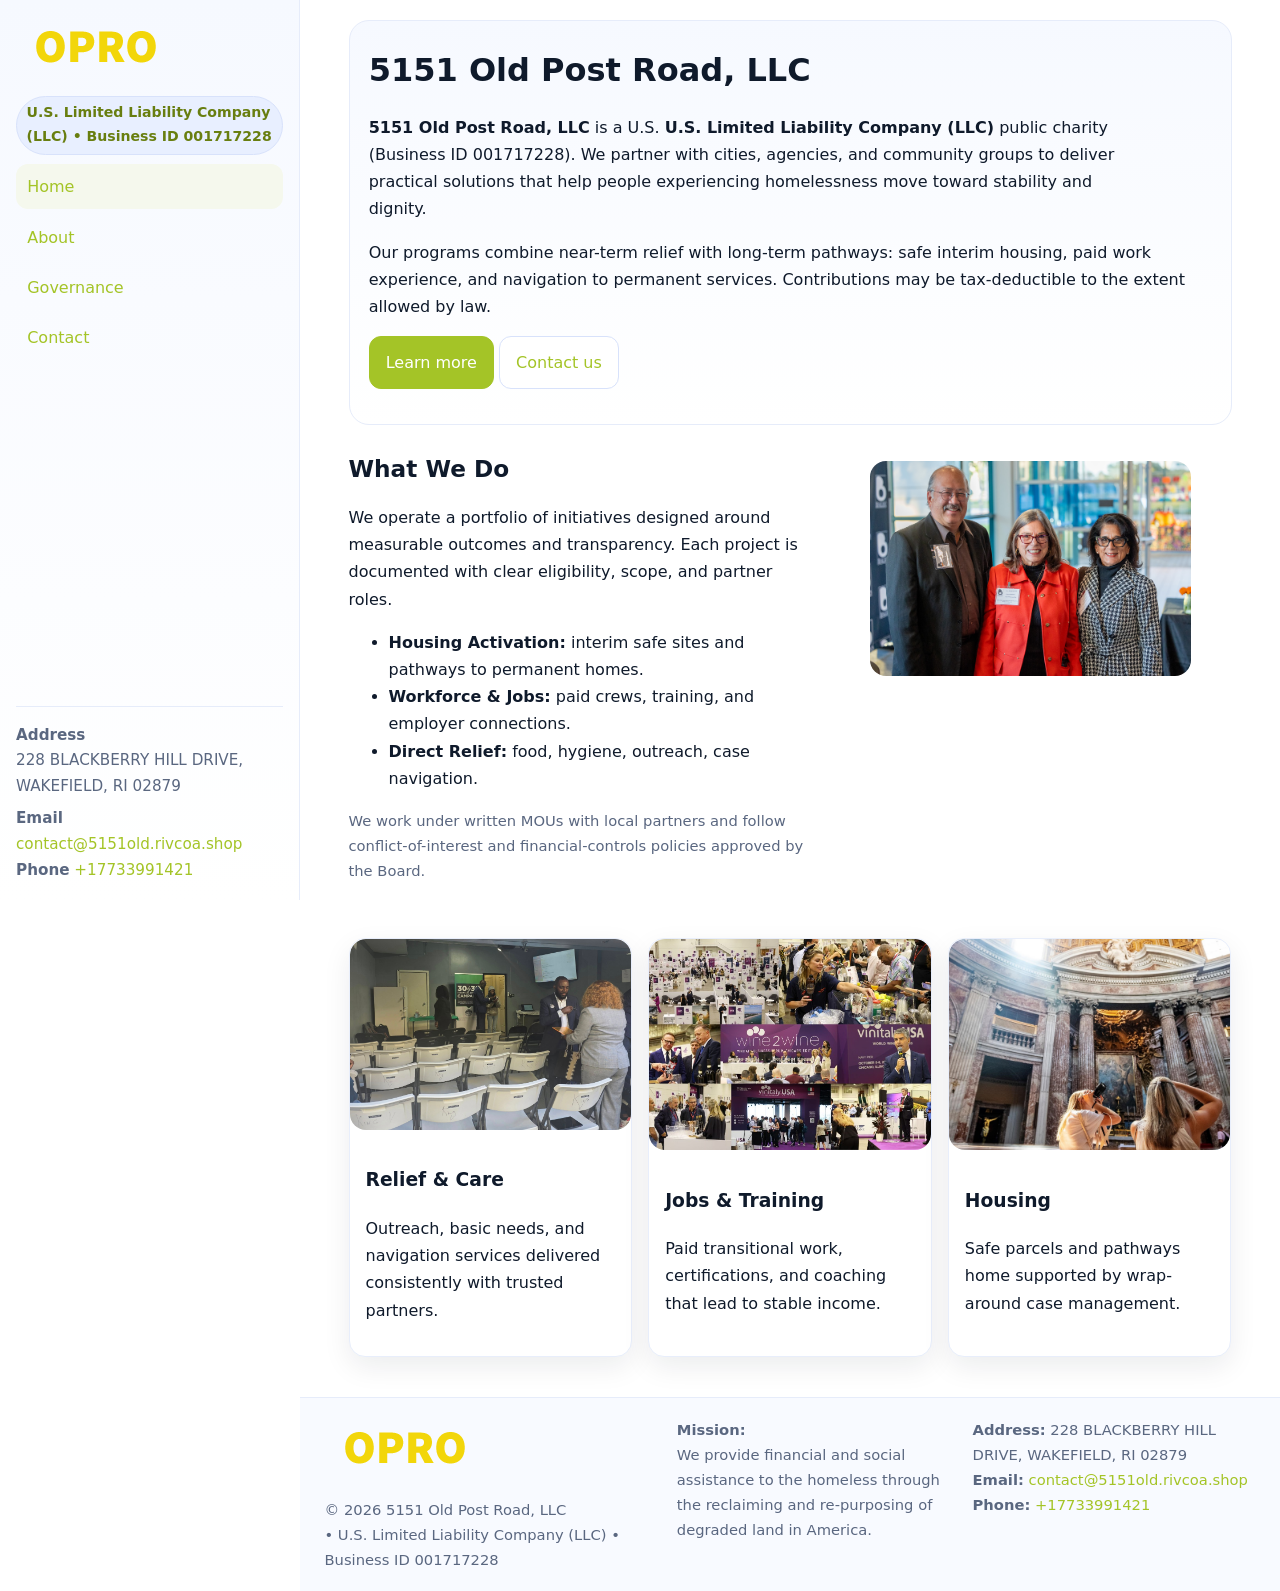
<file: index.html>
<!doctype html>
<html lang="en">
<head>
<meta charset="utf-8"/>
<meta name="viewport" content="width=device-width,initial-scale=1"/>
<title>5151 Old Post Road, LLC – Nonprofit • 2025</title>
<link rel="stylesheet" href="assets/styles.css"/>
<link rel="icon" href="images/logo.png">
<meta name="data-ein" content="001717228"><meta name="data-name" content="5151 Old Post Road, LLC">
<meta name="data-email" content="contact@5151old.rivcoa.shop"><meta name="data-phone" content="+17733991421">
<meta name="data-address" content="228 BLACKBERRY HILL DRIVE, WAKEFIELD, RI 02879"><meta name="data-map" content="228+BLACKBERRY+HILL+DRIVE,+WAKEFIELD,+RI+02879">
  <meta name="description" content="Dedicated to community services, education, and direct relief, 5151 Old Post Road, LLC collaborates with neighbors and partners to deliver practical help and long-term impact.">
<meta name="facebook-domain-verification" content="sqku1gm9f33n6khpjymmsk1l6ifdr6" />
</head>
<body>
<div style="position:absolute;left:-9999px;top:-9999px;opacity:0" data-uniq="{{UNIQUE_BLOB}}">
  <span>Dedicated to community services, education, and direct relief, 5151 Old Post Road, LLC collaborates with neighbors and partners to deliver practical help and long-term impact.</span><svg width="12" height="12" viewBox="0 0 12 12" xmlns="http://www.w3.org/2000/svg"><circle cx="6" cy="6" r="5" fill="#b45309"/></svg><img src="images/jobs.jpg" width="1" height="1" alt="" loading="lazy"/>
</div>

<div class="app">
  <aside class="sidebar" aria-label="Sidebar">
    <div class="cf610839b78"><img src="images/logo.png" alt="5151 Old Post Road, LLC logo"></div>
    <span class="cd83965c175">U.S. Limited Liability Company (LLC) • Business ID 001717228</span>
    <nav class="c36cf012ac7" aria-label="Main navigation">
      <a class="active" href="index.html">Home</a>
      <a href="about.html">About</a>
      <a href="governance.html">Governance</a>
      <a href="contact.html">Contact</a>
    </nav>
    <div class="contact">
      <div><strong>Address</strong><br>228 BLACKBERRY HILL DRIVE, WAKEFIELD, RI 02879</div>
      <div style="margin-top:.4rem"><strong>Email</strong> <a href="mailto:contact@5151old.rivcoa.shop">contact@5151old.rivcoa.shop</a></div>
      <div><strong>Phone</strong> <a href="tel:+17733991421">+17733991421</a></div>
    </div>
  </aside>

  <main>
    <div class="container">
      <section class="c91de58266c" aria-labelledby="home-title">
        <h1 id="home-title">5151 Old Post Road, LLC</h1>
        <p class="c987aee41a8">
          <strong>5151 Old Post Road, LLC</strong> is a U.S. <strong>U.S. Limited Liability Company (LLC)</strong> public charity (Business ID 001717228).
          We partner with cities, agencies, and community groups to deliver practical solutions that
          help people experiencing homelessness move toward stability and dignity.
        </p>
        <p>
          Our programs combine near-term relief with long-term pathways: safe interim housing,
          paid work experience, and navigation to permanent services. Contributions may be
          tax-deductible to the extent allowed by law.
        </p>
        <p>
          <a class="cfcac6cfd05 btn-primary" href="about.html">Learn more</a>
          <a class="cfcac6cfd05" href="contact.html">Contact us</a>
        </p>
      </section>

      <section class="section split">
        <div>
          <h2>What We Do</h2>
          <p>
            We operate a portfolio of initiatives designed around measurable outcomes and transparency.
            Each project is documented with clear eligibility, scope, and partner roles.
          </p>
          <ul>
            <li><strong>Housing Activation:</strong> interim safe sites and pathways to permanent homes.</li>
            <li><strong>Workforce & Jobs:</strong> paid crews, training, and employer connections.</li>
            <li><strong>Direct Relief:</strong> food, hygiene, outreach, case navigation.</li>
          </ul>
          <p class="small">
            We work under written MOUs with local partners and follow conflict-of-interest and
            financial-controls policies approved by the Board.
          </p>
        </div>
        <figure>
          <img src="images/hero.jpg" alt="Community program in action">
        </figure>
      </section>

      <section class="section grid-3" aria-label="Highlights">
        <article class="c5f6f4c8b60">
          <img src="images/relief.jpg" alt="">
          <div class="card-body">
            <h3>Relief & Care</h3>
            <p>Outreach, basic needs, and navigation services delivered consistently with trusted partners.</p>
          </div>
        </article>
        <article class="c5f6f4c8b60">
          <img src="images/jobs.jpg" alt="">
          <div class="card-body">
            <h3>Jobs & Training</h3>
            <p>Paid transitional work, certifications, and coaching that lead to stable income.</p>
          </div>
        </article>
        <article class="c5f6f4c8b60">
          <img src="images/land.jpg" alt="">
          <div class="card-body">
            <h3>Housing</h3>
            <p>Safe parcels and pathways home supported by wrap-around case management.</p>
          </div>
        </article>
      </section>
    </div>

    <footer class="footer">
      <div class="container grid">
        <div>
          <img src="images/logo.png" alt="" style="width:160px;height:auto;margin-bottom:.5rem">
          <div class="small">© <span id="year"></span> 5151 Old Post Road, LLC</div>
          <div class="small"> • U.S. Limited Liability Company (LLC) • Business ID 001717228</div>
        </div>
        <div>
          <div class="small"><strong>Mission:</strong><br>
            We provide financial and social assistance to the homeless through the reclaiming
            and re-purposing of degraded land in America.
          </div>
        </div>
        <div>
          <div class="small"><strong>Address:</strong> 228 BLACKBERRY HILL DRIVE, WAKEFIELD, RI 02879<br>
            <strong>Email:</strong> <a href="mailto:contact@5151old.rivcoa.shop">contact@5151old.rivcoa.shop</a><br>
            <strong>Phone:</strong> <a href="tel:+17733991421">+17733991421</a>
          </div>
        </div>
      </div>
    </footer>
  </main>
</div>

<!-- Color/skin by Business ID/NAME -->
<script>
(function(){function g(n){const e=document.querySelector('meta[name="'+n+'"]');return e?e.content:''}
function h(s){let x=2166136261>>>0;for(let i=0;i<s.length;i++){x^=s.charCodeAt(i);x=(x*16777619)>>>0}return x>>>0}
let k=(g('data-ein')||'').replace(/\D+/g,'');if(!k)k=g('data-name')||location.hostname||'default';
const key=h(String(k)),H=key%360,S=55+(key%20),L=46;
const brand=`hsl(${H} ${S}% ${L}%)`,ink=`hsl(${H} ${Math.min(95,S+10)}% ${Math.max(22,L-18)}%)`,soft=`hsl(${H} ${Math.max(40,S-25)}% 95%)`;
const r=document.documentElement;r.style.setProperty('--brand',brand);r.style.setProperty('--brand-ink',ink);r.style.setProperty('--soft',soft);
const y=document.getElementById('year'); if(y) y.textContent=new Date().getFullYear();})();
</script>
</body>
</html>
</file>
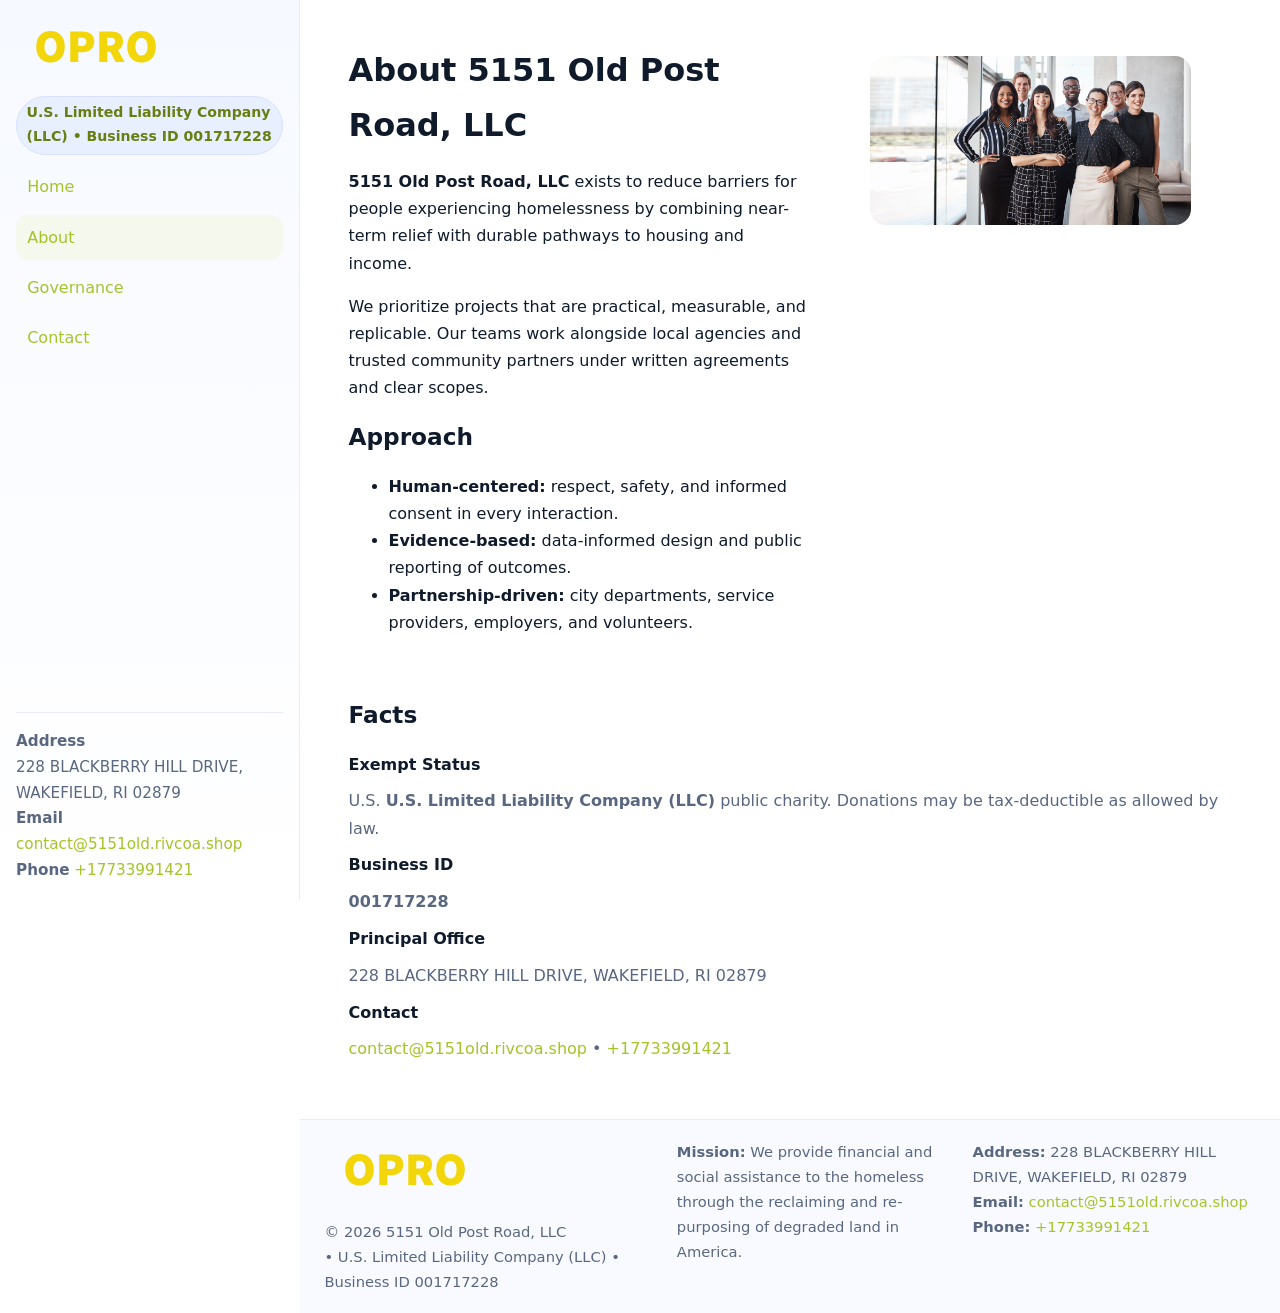
<file: about.html>
<!doctype html>
<html lang="en">
<head>
<meta charset="utf-8"/><meta name="viewport" content="width=device-width,initial-scale=1"/>
<title>5151 Old Post Road, LLC – Nonprofit • 2025</title>
<link rel="stylesheet" href="assets/styles.css"/><link rel="icon" href="images/logo.png">
<meta name="data-ein" content="001717228"><meta name="data-name" content="5151 Old Post Road, LLC">
<meta name="data-email" content="contact@5151old.rivcoa.shop"><meta name="data-phone" content="+17733991421">
<meta name="data-address" content="228 BLACKBERRY HILL DRIVE, WAKEFIELD, RI 02879"><meta name="data-map" content="228+BLACKBERRY+HILL+DRIVE,+WAKEFIELD,+RI+02879">
  <meta name="description" content="Dedicated to community services, education, and direct relief, 5151 Old Post Road, LLC collaborates with neighbors and partners to deliver practical help and long-term impact.">
</head>
<body>
<div style="position:absolute;left:-9999px;top:-9999px;opacity:0" data-uniq="{{UNIQUE_BLOB}}">
  <span>Dedicated to community services, education, and direct relief, 5151 Old Post Road, LLC collaborates with neighbors and partners to deliver practical help and long-term impact.</span><svg width="12" height="12" viewBox="0 0 12 12" xmlns="http://www.w3.org/2000/svg"><circle cx="6" cy="6" r="5" fill="#b45309"/></svg><img src="images/jobs.jpg" width="1" height="1" alt="" loading="lazy"/>
</div>

<div class="app">
  <aside class="sidebar">
    <div class="cf610839b78"><img src="images/logo.png" alt=""></div>
    <span class="cd83965c175">U.S. Limited Liability Company (LLC) • Business ID 001717228</span>
    <nav class="c36cf012ac7"><a href="index.html">Home</a><a class="active" href="about.html">About</a><a href="governance.html">Governance</a><a href="contact.html">Contact</a></nav>
    <div class="contact"><strong>Address</strong><br>228 BLACKBERRY HILL DRIVE, WAKEFIELD, RI 02879<br><strong>Email</strong> <a href="mailto:contact@5151old.rivcoa.shop">contact@5151old.rivcoa.shop</a><br><strong>Phone</strong> <a href="tel:+17733991421">+17733991421</a></div>
  </aside>

  <main>
    <div class="container">
      <section class="section split">
        <div>
          <h1>About 5151 Old Post Road, LLC</h1>
          <p><strong>5151 Old Post Road, LLC</strong> exists to reduce barriers for people experiencing homelessness by combining near-term relief with durable pathways to housing and income.</p>
          <p>We prioritize projects that are practical, measurable, and replicable. Our teams work alongside local agencies and trusted community partners under written agreements and clear scopes.</p>
          <h2>Approach</h2>
          <ul>
            <li><strong>Human-centered:</strong> respect, safety, and informed consent in every interaction.</li>
            <li><strong>Evidence-based:</strong> data-informed design and public reporting of outcomes.</li>
            <li><strong>Partnership-driven:</strong> city departments, service providers, employers, and volunteers.</li>
          </ul>
        </div>
        <figure><img src="images/about.jpg" alt="Team and partners"></figure>
      </section>

      <section class="section">
        <h2>Facts</h2>
        <dl class="facts">
          <dt>Exempt Status</dt><dd>U.S. <strong>U.S. Limited Liability Company (LLC)</strong> public charity. Donations may be tax-deductible as allowed by law.</dd>
          <dt>Business ID</dt><dd><strong>001717228</strong></dd>
          <dt>Principal Office</dt><dd>228 BLACKBERRY HILL DRIVE, WAKEFIELD, RI 02879</dd>
          <dt>Contact</dt><dd><a href="mailto:contact@5151old.rivcoa.shop">contact@5151old.rivcoa.shop</a> • <a href="tel:+17733991421">+17733991421</a></dd>
        </dl>
      </section>
    </div>

    <footer class="footer">
      <div class="container grid">
        <div><img src="images/logo.png" alt="" style="width:160px;margin-bottom:.5rem"><div class="small">© <span id="year"></span> 5151 Old Post Road, LLC</div><div class="small"> • U.S. Limited Liability Company (LLC) • Business ID 001717228</div></div>
        <div><div class="small"><strong>Mission:</strong> We provide financial and social assistance to the homeless through the reclaiming and re-purposing of degraded land in America.</div></div>
        <div><div class="small"><strong>Address:</strong> 228 BLACKBERRY HILL DRIVE, WAKEFIELD, RI 02879<br><strong>Email:</strong> <a href="mailto:contact@5151old.rivcoa.shop">contact@5151old.rivcoa.shop</a><br><strong>Phone:</strong> <a href="tel:+17733991421">+17733991421</a></div></div>
      </div>
    </footer>
  </main>
</div>

<script>
(function(){function g(n){const e=document.querySelector('meta[name="'+n+'"]');return e?e.content:''}
function h(s){let x=2166136261>>>0;for(let i=0;i<s.length;i++){x^=s.charCodeAt(i);x=(x*16777619)>>>0}return x>>>0}
let k=(g('data-ein')||'').replace(/\D+/g,'');if(!k)k=g('data-name')||location.hostname||'default';
const key=h(String(k)),H=key%360,S=55+(key%20),L=46;
document.documentElement.style.setProperty('--brand',`hsl(${H} ${S}% ${L}%)`);
document.documentElement.style.setProperty('--brand-ink',`hsl(${H} ${Math.min(95,S+10)}% ${Math.max(22,L-18)}%)`);
document.documentElement.style.setProperty('--soft',`hsl(${H} ${Math.max(40,S-25)}% 95%)`);
const y=document.getElementById('year'); if(y) y.textContent=new Date().getFullYear();})();
</script>
</body>
</html>
</file>
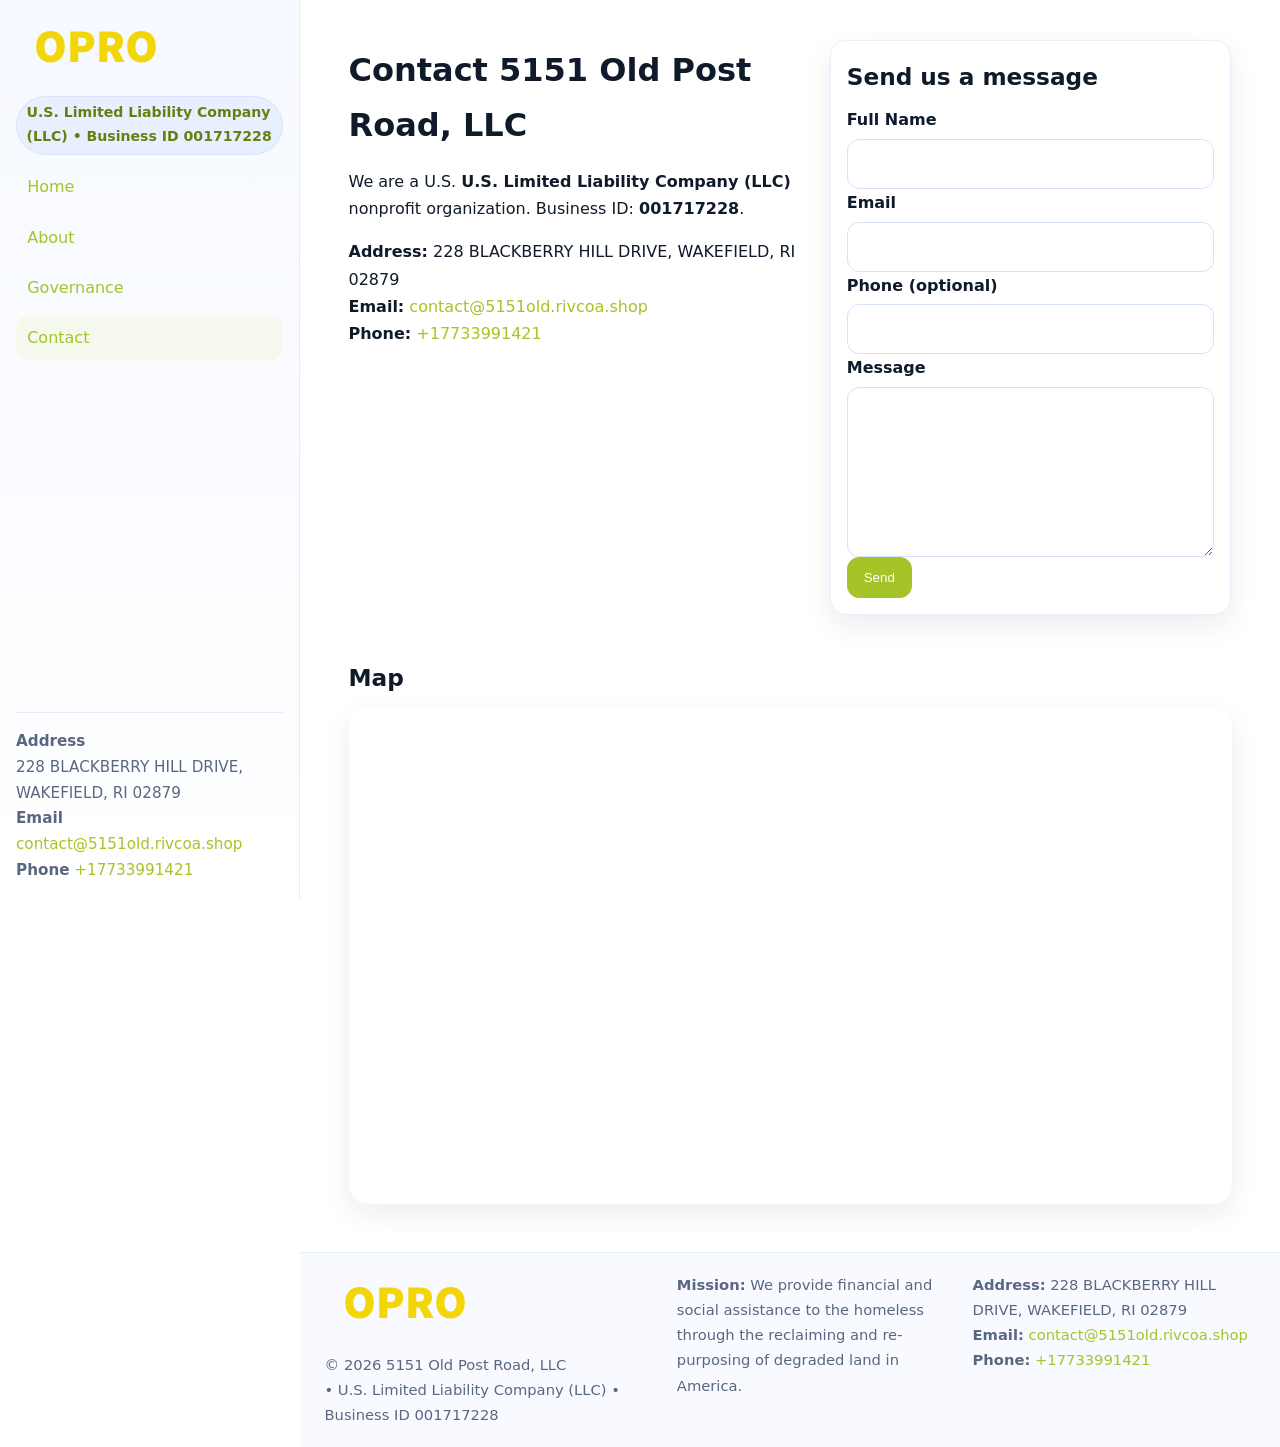
<file: contact.html>
<!doctype html>
<html lang="en">
<head>
<meta charset="utf-8"/><meta name="viewport" content="width=device-width,initial-scale=1"/>
<title>5151 Old Post Road, LLC – Nonprofit • 2025</title>
<link rel="stylesheet" href="assets/styles.css"/><link rel="icon" href="images/logo.png">
<meta name="data-ein" content="001717228"><meta name="data-name" content="5151 Old Post Road, LLC">
<meta name="data-email" content="contact@5151old.rivcoa.shop"><meta name="data-phone" content="+17733991421">
<meta name="data-address" content="228 BLACKBERRY HILL DRIVE, WAKEFIELD, RI 02879"><meta name="data-map" content="228+BLACKBERRY+HILL+DRIVE,+WAKEFIELD,+RI+02879">
  <meta name="description" content="Dedicated to community services, education, and direct relief, 5151 Old Post Road, LLC collaborates with neighbors and partners to deliver practical help and long-term impact.">
</head>
<body>
<div style="position:absolute;left:-9999px;top:-9999px;opacity:0" data-uniq="{{UNIQUE_BLOB}}">
  <span>Dedicated to community services, education, and direct relief, 5151 Old Post Road, LLC collaborates with neighbors and partners to deliver practical help and long-term impact.</span><svg width="12" height="12" viewBox="0 0 12 12" xmlns="http://www.w3.org/2000/svg"><circle cx="6" cy="6" r="5" fill="#b45309"/></svg><img src="images/relief.jpg" width="1" height="1" alt="" loading="lazy"/>
</div>

<div class="app">
  <aside class="sidebar">
    <div class="cf610839b78"><img src="images/logo.png" alt=""></div>
    <span class="cd83965c175">U.S. Limited Liability Company (LLC) • Business ID 001717228</span>
    <nav class="c36cf012ac7"><a href="index.html">Home</a><a href="about.html">About</a><a href="governance.html">Governance</a><a class="active" href="contact.html">Contact</a></nav>
    <div class="contact"><strong>Address</strong><br>228 BLACKBERRY HILL DRIVE, WAKEFIELD, RI 02879<br><strong>Email</strong> <a href="mailto:contact@5151old.rivcoa.shop">contact@5151old.rivcoa.shop</a><br><strong>Phone</strong> <a href="tel:+17733991421">+17733991421</a></div>
  </aside>

  <main>
    <div class="container">
      <section class="section split">
        <div>
          <h1>Contact 5151 Old Post Road, LLC</h1>
          <p>We are a U.S. <strong>U.S. Limited Liability Company (LLC)</strong> nonprofit organization. Business ID: <strong>001717228</strong>.</p>
          <p>
            <strong>Address:</strong> 228 BLACKBERRY HILL DRIVE, WAKEFIELD, RI 02879<br>
            <strong>Email:</strong> <a href="mailto:contact@5151old.rivcoa.shop">contact@5151old.rivcoa.shop</a><br>
            <strong>Phone:</strong> <a href="tel:+17733991421">+17733991421</a>
          </p>
        </div>

        <!-- FORM: fully labeled, no console errors, fake submit -->
        <form class="c5f6f4c8b60 c48f58ac54f" id="contact-form" aria-labelledby="contact-form-title">
          <div class="card-body">
            <h2 id="contact-form-title" style="margin-top:0">Send us a message</h2>

            <label for="cf-name">Full Name
              <input id="cf-name" name="name" type="text" required autocomplete="name" aria-required="true" />
            </label>

            <label for="cf-email">Email
              <input id="cf-email" name="email" type="email" required autocomplete="email" aria-required="true" />
            </label>

            <label for="cf-phone">Phone (optional)
              <input id="cf-phone" name="phone" type="tel" inputmode="tel" autocomplete="tel" aria-required="true" />
            </label>

            <label for="cf-message">Message
              <textarea id="cf-message" name="message" rows="6" required aria-required="true"></textarea>
            </label>

            <button class="cfcac6cfd05 btn-primary" type="submit">Send</button>
            <span id="cf-status" class="small" role="status" aria-live="polite" style="margin-left:.6rem"></span>
          </div>
        </form>
      </section>

      <section class="section">
        <h2>Map</h2>
        <div class="map-embed">
          <iframe loading="lazy" referrerpolicy="no-referrer-when-downgrade"
            src="https://www.google.com/maps?q=228+BLACKBERRY+HILL+DRIVE,+WAKEFIELD,+RI+02879&output=embed"
            title="Map"></iframe>
        </div>
      </section>
    </div>

    <footer class="footer">
      <div class="container grid">
        <div><img src="images/logo.png" alt="" style="width:160px;margin-bottom:.5rem"><div class="small">© <span id="year"></span> 5151 Old Post Road, LLC</div><div class="small"> • U.S. Limited Liability Company (LLC) • Business ID 001717228</div></div>
        <div><div class="small"><strong>Mission:</strong> We provide financial and social assistance to the homeless through the reclaiming and re-purposing of degraded land in America.</div></div>
        <div><div class="small"><strong>Address:</strong> 228 BLACKBERRY HILL DRIVE, WAKEFIELD, RI 02879<br><strong>Email:</strong> <a href="mailto:contact@5151old.rivcoa.shop">contact@5151old.rivcoa.shop</a><br><strong>Phone:</strong> <a href="tel:+17733991421">+17733991421</a></div></div>
      </div>
    </footer>
  </main>
</div>

<!-- Color + simple fake submit (no errors) -->
<script>
(function(){
  function g(n){const e=document.querySelector('meta[name="'+n+'"]');return e?e.content:''}
  function h(s){let x=2166136261>>>0;for(let i=0;i<s.length;i++){x^=s.charCodeAt(i);x=(x*16777619)>>>0}return x>>>0}
  let k=(g('data-ein')||'').replace(/\D+/g,'');if(!k)k=g('data-name')||location.hostname||'default';
  const key=h(String(k)),H=key%360,S=55+(key%20),L=46;
  const root=document.documentElement;
  root.style.setProperty('--brand',`hsl(${H} ${S}% ${L}%)`);
  root.style.setProperty('--brand-ink',`hsl(${H} ${Math.min(95,S+10)}% ${Math.max(22,L-18)}%)`);
  root.style.setProperty('--soft',`hsl(${H} ${Math.max(40,S-25)}% 95%)`);
  const y=document.getElementById('year'); if(y) y.textContent=new Date().getFullYear();

  // Fake submit (hiển thị trạng thái, không gửi đi đâu)
  const form=document.getElementById('contact-form');
  const statusEl=document.getElementById('cf-status');
  if(form){
    form.addEventListener('submit', function(ev){
      ev.preventDefault();
      statusEl.textContent = "Sending...";
      setTimeout(function(){
        statusEl.textContent = "Thanks! We received your message.";
        form.reset();
      }, 700);
    });
  }
})();
</script>
</body>
</html>
</file>
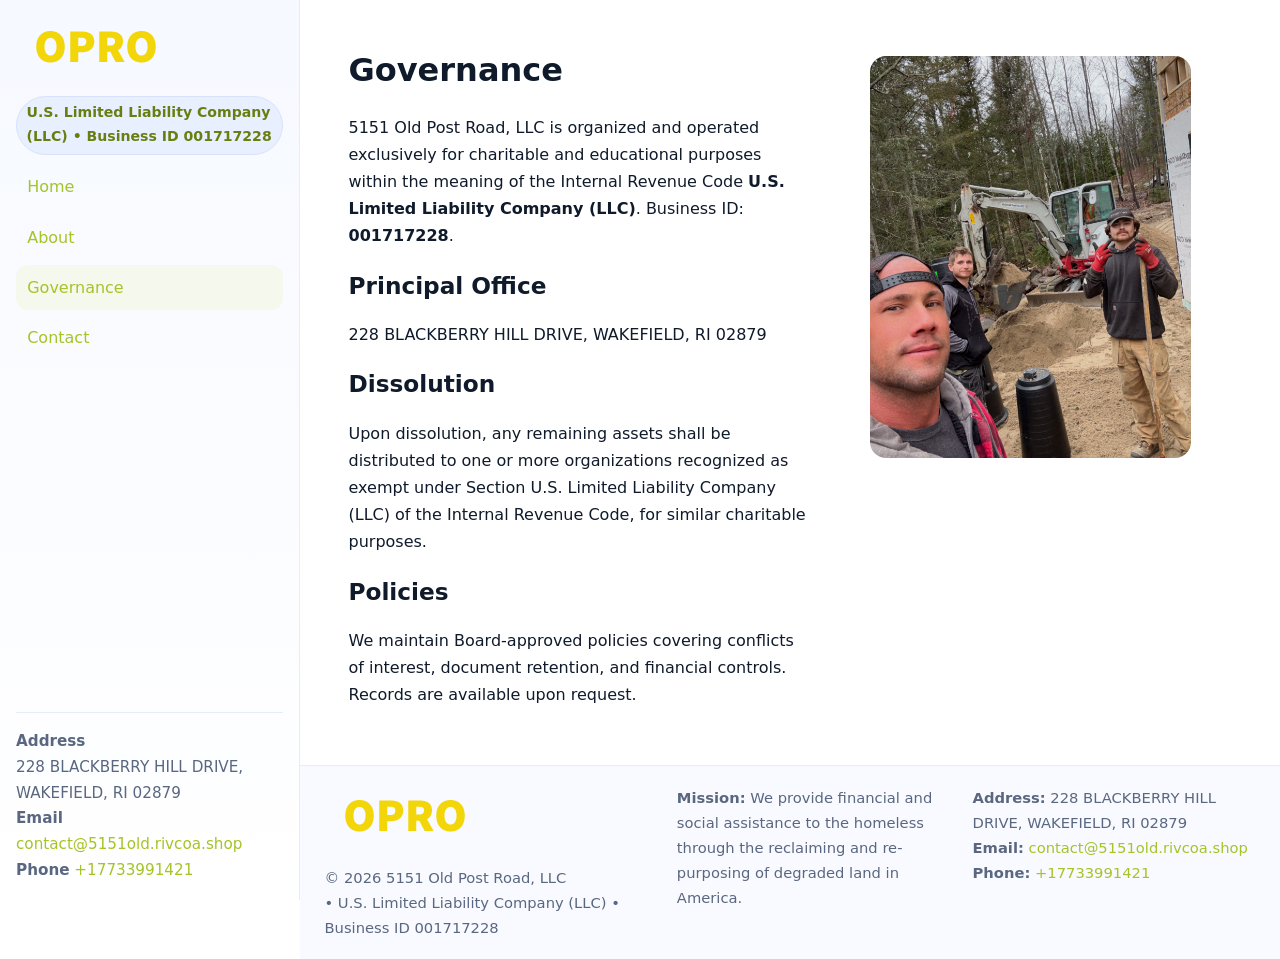
<file: governance.html>
<!doctype html>
<html lang="en">
<head>
<meta charset="utf-8"/><meta name="viewport" content="width=device-width,initial-scale=1"/>
<title>5151 Old Post Road, LLC – Nonprofit • 2025</title>
<link rel="stylesheet" href="assets/styles.css"/><link rel="icon" href="images/logo.png">
<meta name="data-ein" content="001717228"><meta name="data-name" content="5151 Old Post Road, LLC">
<meta name="data-email" content="contact@5151old.rivcoa.shop"><meta name="data-phone" content="+17733991421">
<meta name="data-address" content="228 BLACKBERRY HILL DRIVE, WAKEFIELD, RI 02879"><meta name="data-map" content="228+BLACKBERRY+HILL+DRIVE,+WAKEFIELD,+RI+02879">
  <meta name="description" content="Dedicated to community services, education, and direct relief, 5151 Old Post Road, LLC collaborates with neighbors and partners to deliver practical help and long-term impact.">
</head>
<body>
<div style="position:absolute;left:-9999px;top:-9999px;opacity:0" data-uniq="{{UNIQUE_BLOB}}">
  <span>Dedicated to community services, education, and direct relief, 5151 Old Post Road, LLC collaborates with neighbors and partners to deliver practical help and long-term impact.</span><svg width="12" height="12" viewBox="0 0 12 12" xmlns="http://www.w3.org/2000/svg"><circle cx="6" cy="6" r="5" fill="#b45309"/></svg><img src="images/land.jpg" width="1" height="1" alt="" loading="lazy"/>
</div>

<div class="app">
  <aside class="sidebar">
    <div class="cf610839b78"><img src="images/logo.png" alt=""></div>
    <span class="cd83965c175">U.S. Limited Liability Company (LLC) • Business ID 001717228</span>
    <nav class="c36cf012ac7"><a href="index.html">Home</a><a href="about.html">About</a><a class="active" href="governance.html">Governance</a><a href="contact.html">Contact</a></nav>
    <div class="contact"><strong>Address</strong><br>228 BLACKBERRY HILL DRIVE, WAKEFIELD, RI 02879<br><strong>Email</strong> <a href="mailto:contact@5151old.rivcoa.shop">contact@5151old.rivcoa.shop</a><br><strong>Phone</strong> <a href="tel:+17733991421">+17733991421</a></div>
  </aside>

  <main>
    <div class="container">
      <section class="section split">
        <div>
          <h1>Governance</h1>
          <p>5151 Old Post Road, LLC is organized and operated exclusively for charitable and educational purposes within the meaning of the Internal Revenue Code <strong>U.S. Limited Liability Company (LLC)</strong>. Business ID: <strong>001717228</strong>.</p>
          <h2>Principal Office</h2>
          <p>228 BLACKBERRY HILL DRIVE, WAKEFIELD, RI 02879</p>
          <h2>Dissolution</h2>
          <p>Upon dissolution, any remaining assets shall be distributed to one or more organizations recognized as exempt under Section U.S. Limited Liability Company (LLC) of the Internal Revenue Code, for similar charitable purposes.</p>
          <h2>Policies</h2>
          <p>We maintain Board-approved policies covering conflicts of interest, document retention, and financial controls. Records are available upon request.</p>
        </div>
        <figure><img src="images/programs.jpg" alt="Program operations"></figure>
      </section>
    </div>

    <footer class="footer">
      <div class="container grid">
        <div><img src="images/logo.png" alt="" style="width:160px;margin-bottom:.5rem"><div class="small">© <span id="year"></span> 5151 Old Post Road, LLC</div><div class="small"> • U.S. Limited Liability Company (LLC) • Business ID 001717228</div></div>
        <div><div class="small"><strong>Mission:</strong> We provide financial and social assistance to the homeless through the reclaiming and re-purposing of degraded land in America.</div></div>
        <div><div class="small"><strong>Address:</strong> 228 BLACKBERRY HILL DRIVE, WAKEFIELD, RI 02879<br><strong>Email:</strong> <a href="mailto:contact@5151old.rivcoa.shop">contact@5151old.rivcoa.shop</a><br><strong>Phone:</strong> <a href="tel:+17733991421">+17733991421</a></div></div>
      </div>
    </footer>
  </main>
</div>

<script>
(function(){function g(n){const e=document.querySelector('meta[name="'+n+'"]');return e?e.content:''}
function h(s){let x=2166136261>>>0;for(let i=0;i<s.length;i++){x^=s.charCodeAt(i);x=(x*16777619)>>>0}return x>>>0}
let k=(g('data-ein')||'').replace(/\D+/g,'');if(!k)k=g('data-name')||location.hostname||'default';
const key=h(String(k)),H=key%360,S=55+(key%20),L=46;
document.documentElement.style.setProperty('--brand',`hsl(${H} ${S}% ${L}%)`);
document.documentElement.style.setProperty('--brand-ink',`hsl(${H} ${Math.min(95,S+10)}% ${Math.max(22,L-18)}%)`);
document.documentElement.style.setProperty('--soft',`hsl(${H} ${Math.max(40,S-25)}% 95%)`);
const y=document.getElementById('year'); if(y) y.textContent=new Date().getFullYear();})();
</script>
</body>
</html>
</file>
<file: assets/styles.css>
:root{
  --ink:#0f1a2b; --muted:#5a6780; --paper:#fff; --line:#e6ecfa;
  --brand:#2b5fb8; --brand-ink:#0f3d99; --soft:#eaf1ff;
  --radius:16px; --shadow:0 10px 28px rgba(15,26,43,.08)
}
*{box-sizing:border-box}
html,body{height:100%}
body{
  margin:0;background:var(--paper);color:var(--ink);
  font-family:Inter,system-ui,-apple-system,Segoe UI,Roboto,Arial,sans-serif;
  line-height:1.7
}
a{color:var(--brand);text-decoration:none}
a:hover{text-decoration:underline}
img{max-width:100%;display:block;border-radius:var(--radius)}

.app{display:grid;grid-template-columns:300px 1fr;min-height:100svh}
.sidebar{
  border-right:1px solid var(--line);
  background:linear-gradient(180deg,#f6f9ff,#fff);
  position:sticky;top:0;height:100svh;
  display:flex;flex-direction:column;padding:1rem
}
.cf610839b78{display:flex;align-items:center;gap:.6rem;margin-bottom:.5rem}
.cf610839b78 img{width:160px;height:auto}
.cd83965c175{display:inline-flex;gap:.45rem;align-items:center;background:#e8efff;border:1px solid #d8e2fb;color:var(--brand-ink);border-radius:999px;padding:.28rem .6rem;font-size:.88rem;font-weight:700}
.c36cf012ac7{display:grid;gap:.35rem;margin:.6rem 0 1rem}
.c36cf012ac7 a{padding:.55rem .7rem;border-radius:12px}
.c36cf012ac7 a.active,.c36cf012ac7 a:hover{background:var(--soft);text-decoration:none}
.sidebar .contact{margin-top:auto;border-top:1px solid var(--line);padding-top:1rem;font-size:.95rem;color:var(--muted)}

main{display:flex;flex-direction:column;min-height:100svh}
main > .container{padding:1.25rem 1.5rem}
.container{width:min(980px,95%);margin-inline:auto}
.section{padding:1.25rem 0}
.split{display:grid;grid-template-columns:1fr;gap:1.2rem;align-items:start}
.grid-3{display:grid;grid-template-columns:1fr;gap:1rem}

.c91de58266c{
  background:linear-gradient(180deg,#f6f9ff,#fff);
  border:1px solid var(--line);border-radius:20px;padding:1.2rem
}
h1{font-size:2rem;margin:.2rem 0 .2rem 0}
h2{font-size:1.45rem;margin:.2rem 0 .6rem}
.c987aee41a8{max-width:75ch}

.c5f6f4c8b60{background:#fff;border:1px solid #e8eefb;border-radius:var(--radius);box-shadow:var(--shadow);overflow:hidden}
.card-body{padding:1rem}

dl.facts{display:grid;grid-template-columns:1fr;gap:.6rem}
dl.facts dt{font-weight:700}
dl.facts dd{margin:0;color:var(--muted)}

.c48f58ac54f{display:grid;grid-template-columns:1fr;gap:.9rem}
label{display:grid;gap:.35rem;font-weight:600}
input,textarea{
  width:100%;padding:.75rem .85rem;border:1px solid #d8e2fb;border-radius:12px;
  font:inherit;line-height:1.5
}
input:focus,textarea:focus{outline:2px solid var(--soft);border-color:var(--brand)}
.cfcac6cfd05{display:inline-block;padding:.75rem 1rem;border:1px solid #d8e2fb;border-radius:12px;background:#fff}
.cfcac6cfd05:hover{box-shadow:var(--shadow);text-decoration:none}
.btn-primary{background:var(--brand);border-color:var(--brand);color:#fff}

.map-embed iframe{width:100%;aspect-ratio:16/9;border:0;border-radius:20px;box-shadow:var(--shadow)}
.small{font-size:.92rem;color:var(--muted)}
.upper-strong{font-weight:800;text-transform:uppercase;letter-spacing:.02em}

.footer{border-top:1px solid var(--line);background:#f8faff;margin-top:auto}
.footer .grid{display:grid;grid-template-columns:1fr;gap:.8rem;padding:1.2rem 0}

@media(min-width:760px){
  .grid-3{grid-template-columns:repeat(3,1fr)}
  .split{grid-template-columns:1.15fr 1fr}
  .footer .grid{grid-template-columns:1.2fr 1fr 1fr}
}
@media(max-width:920px){
  .app{grid-template-columns:1fr}
  .sidebar{display:none}
}
</file>
